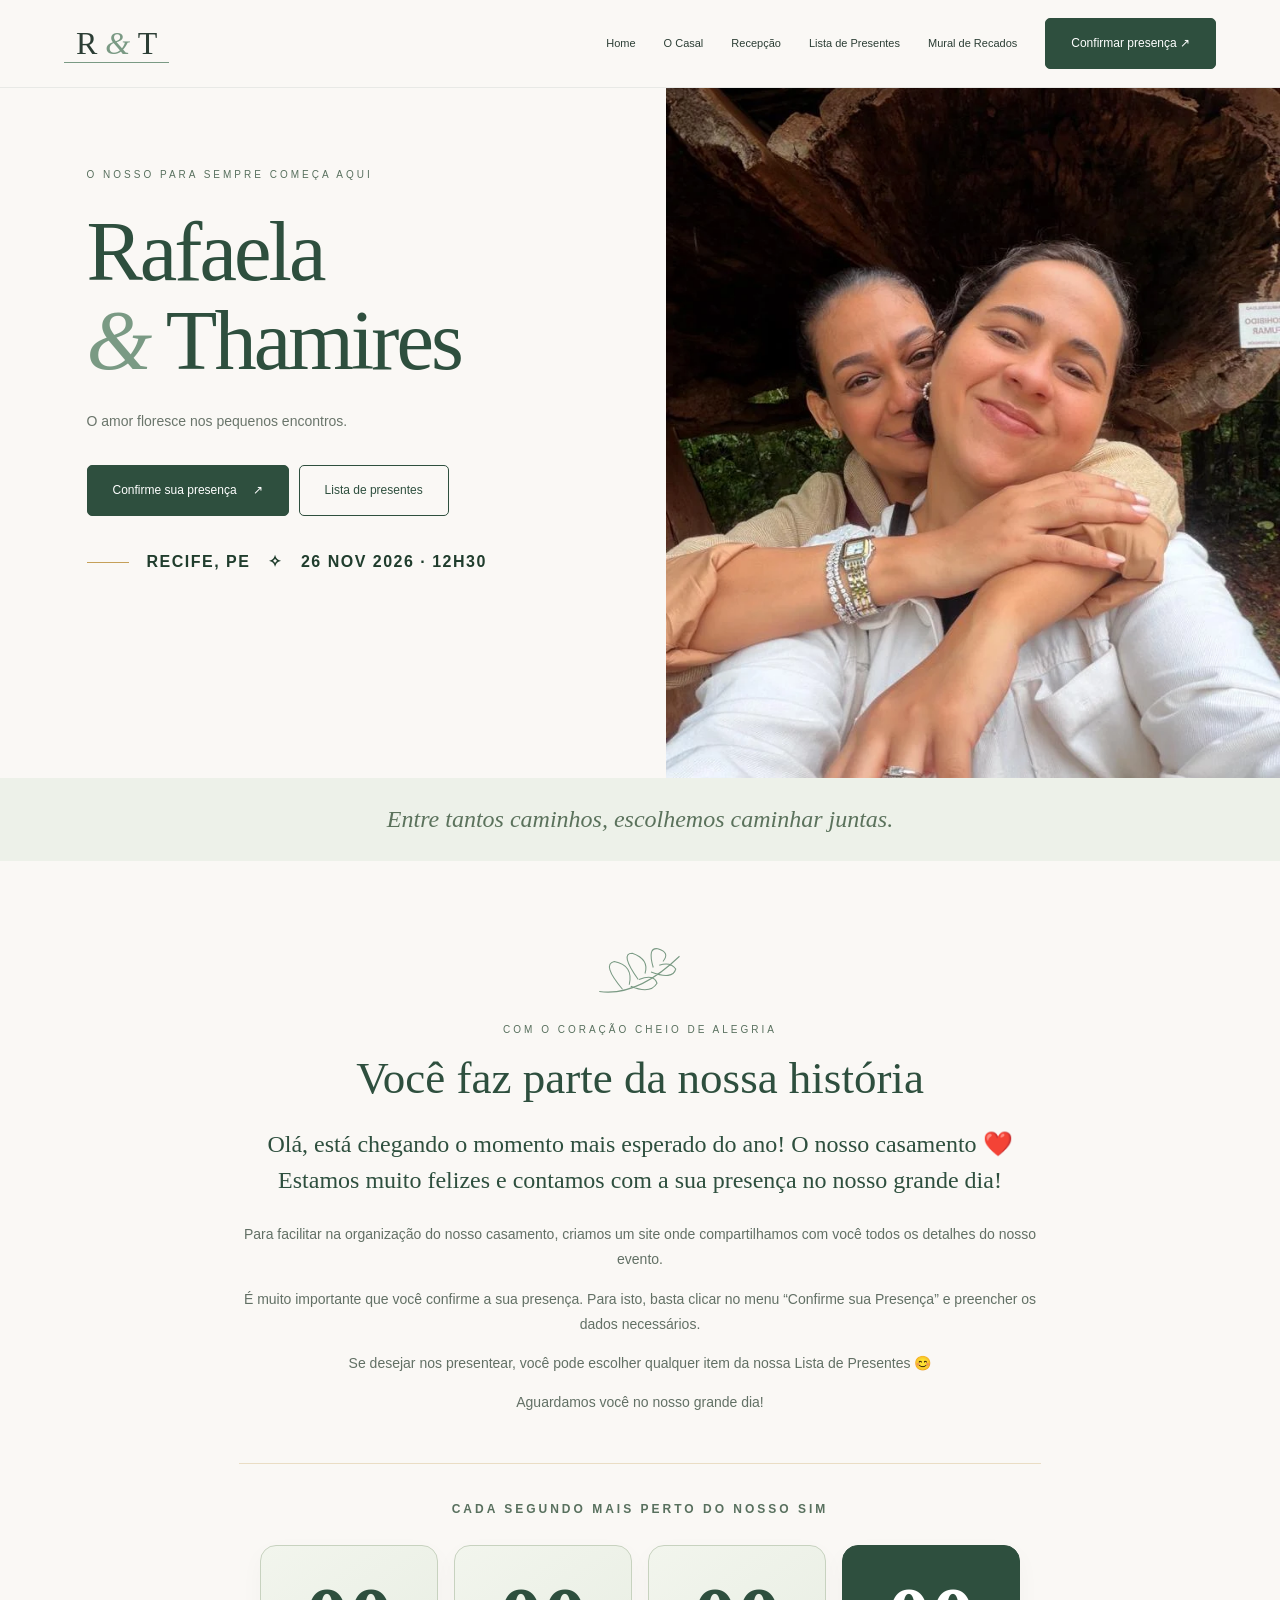
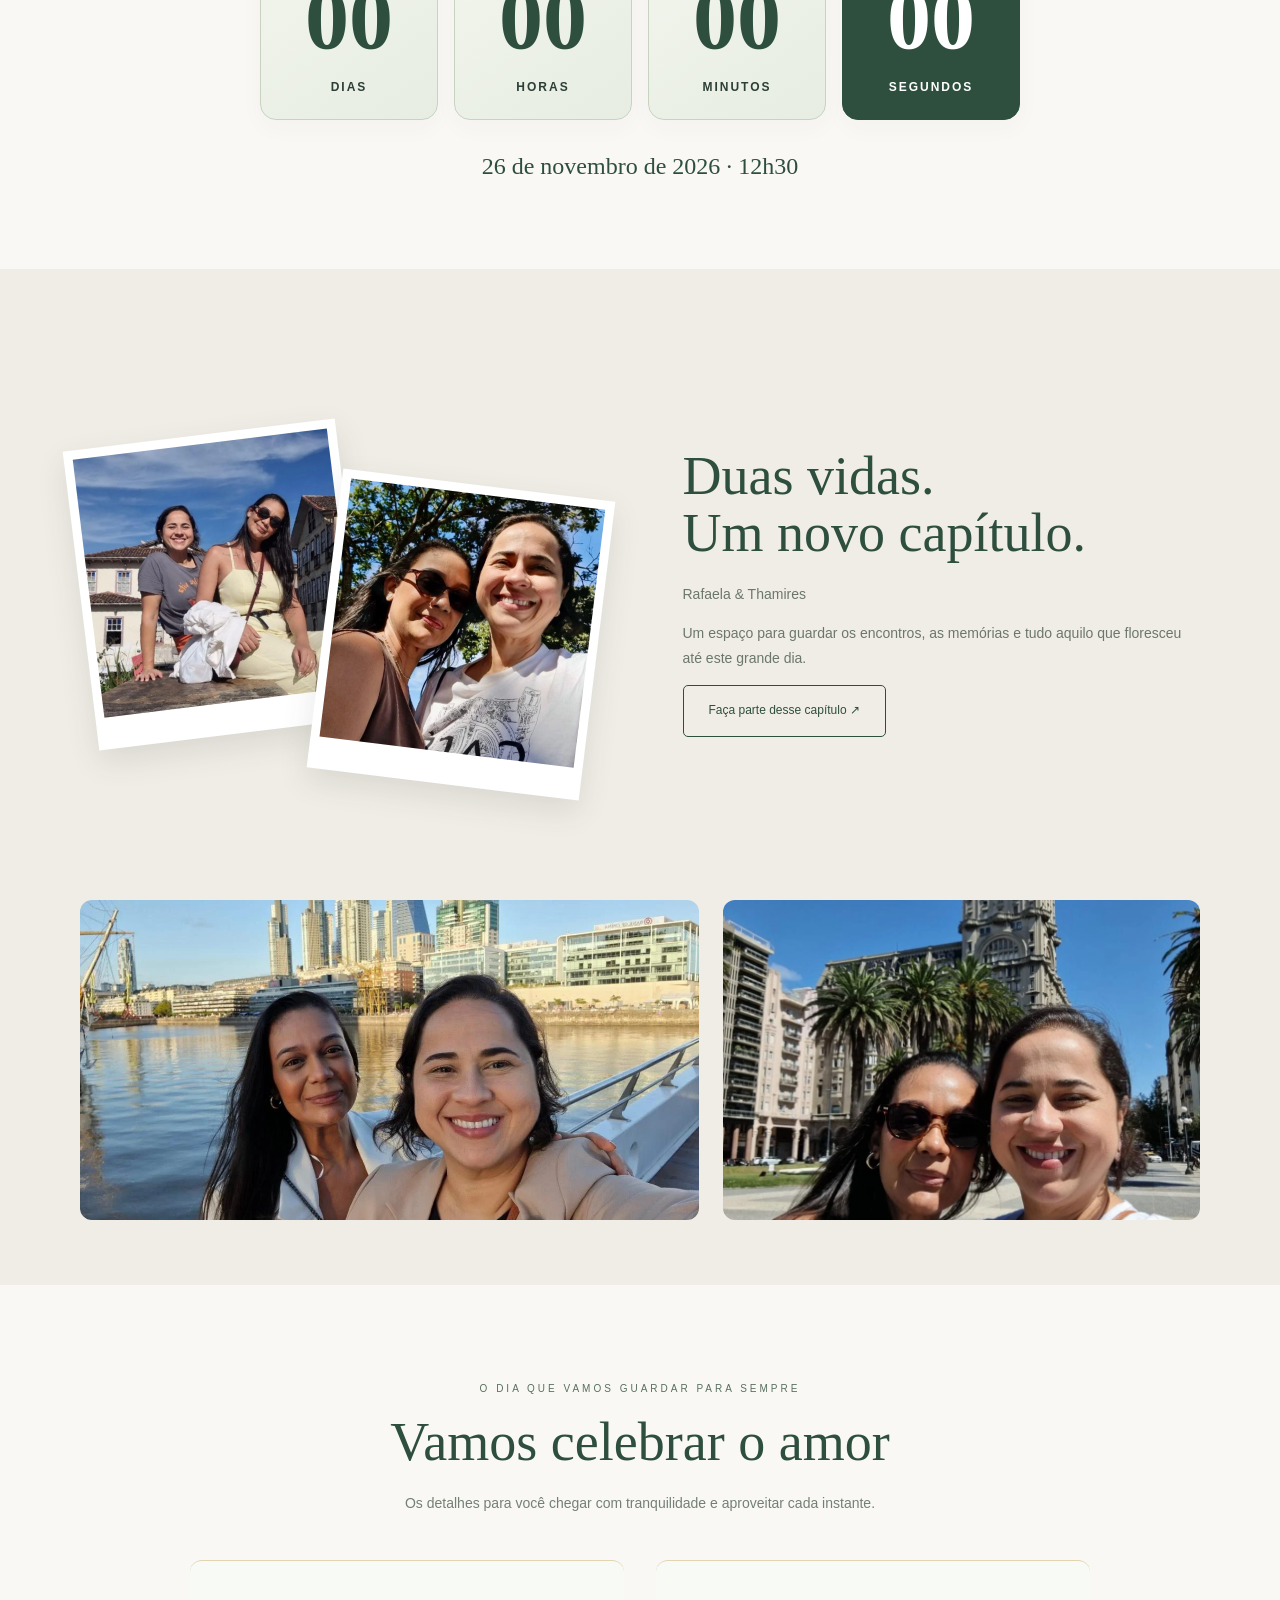
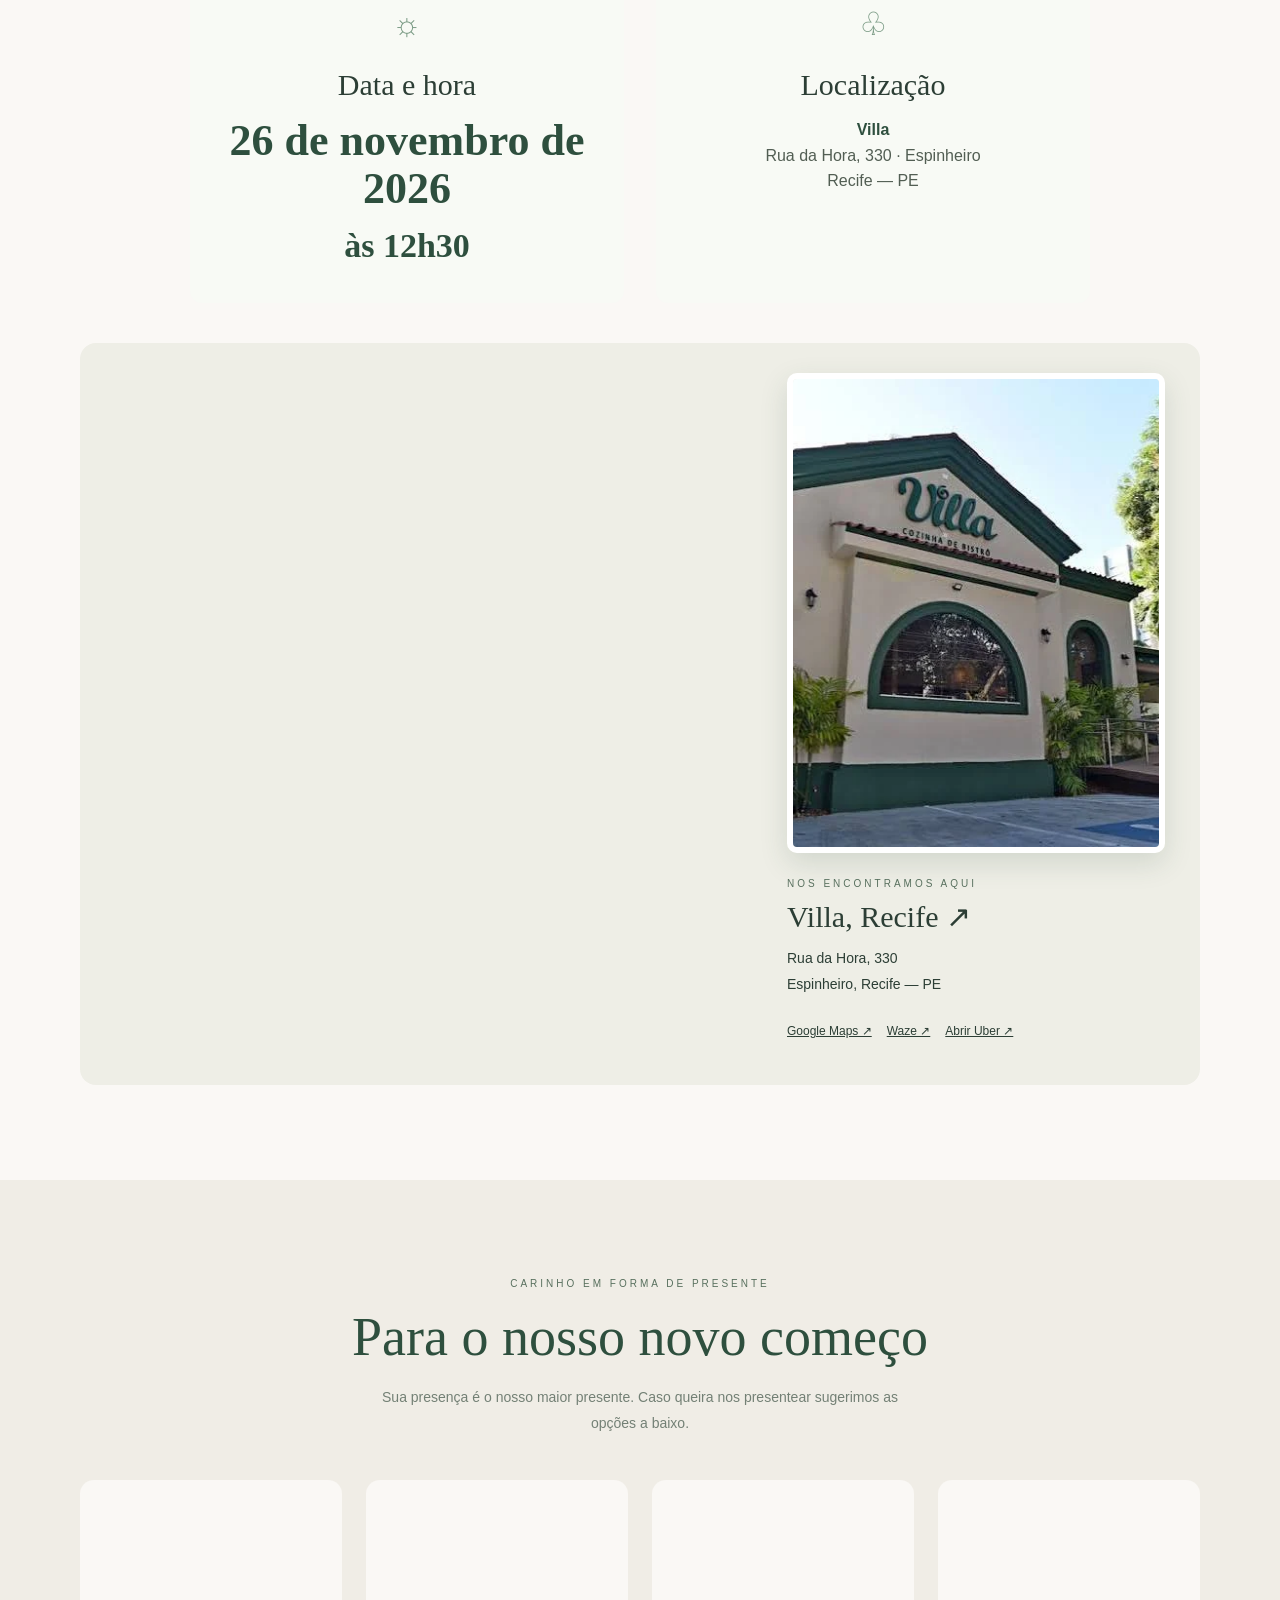
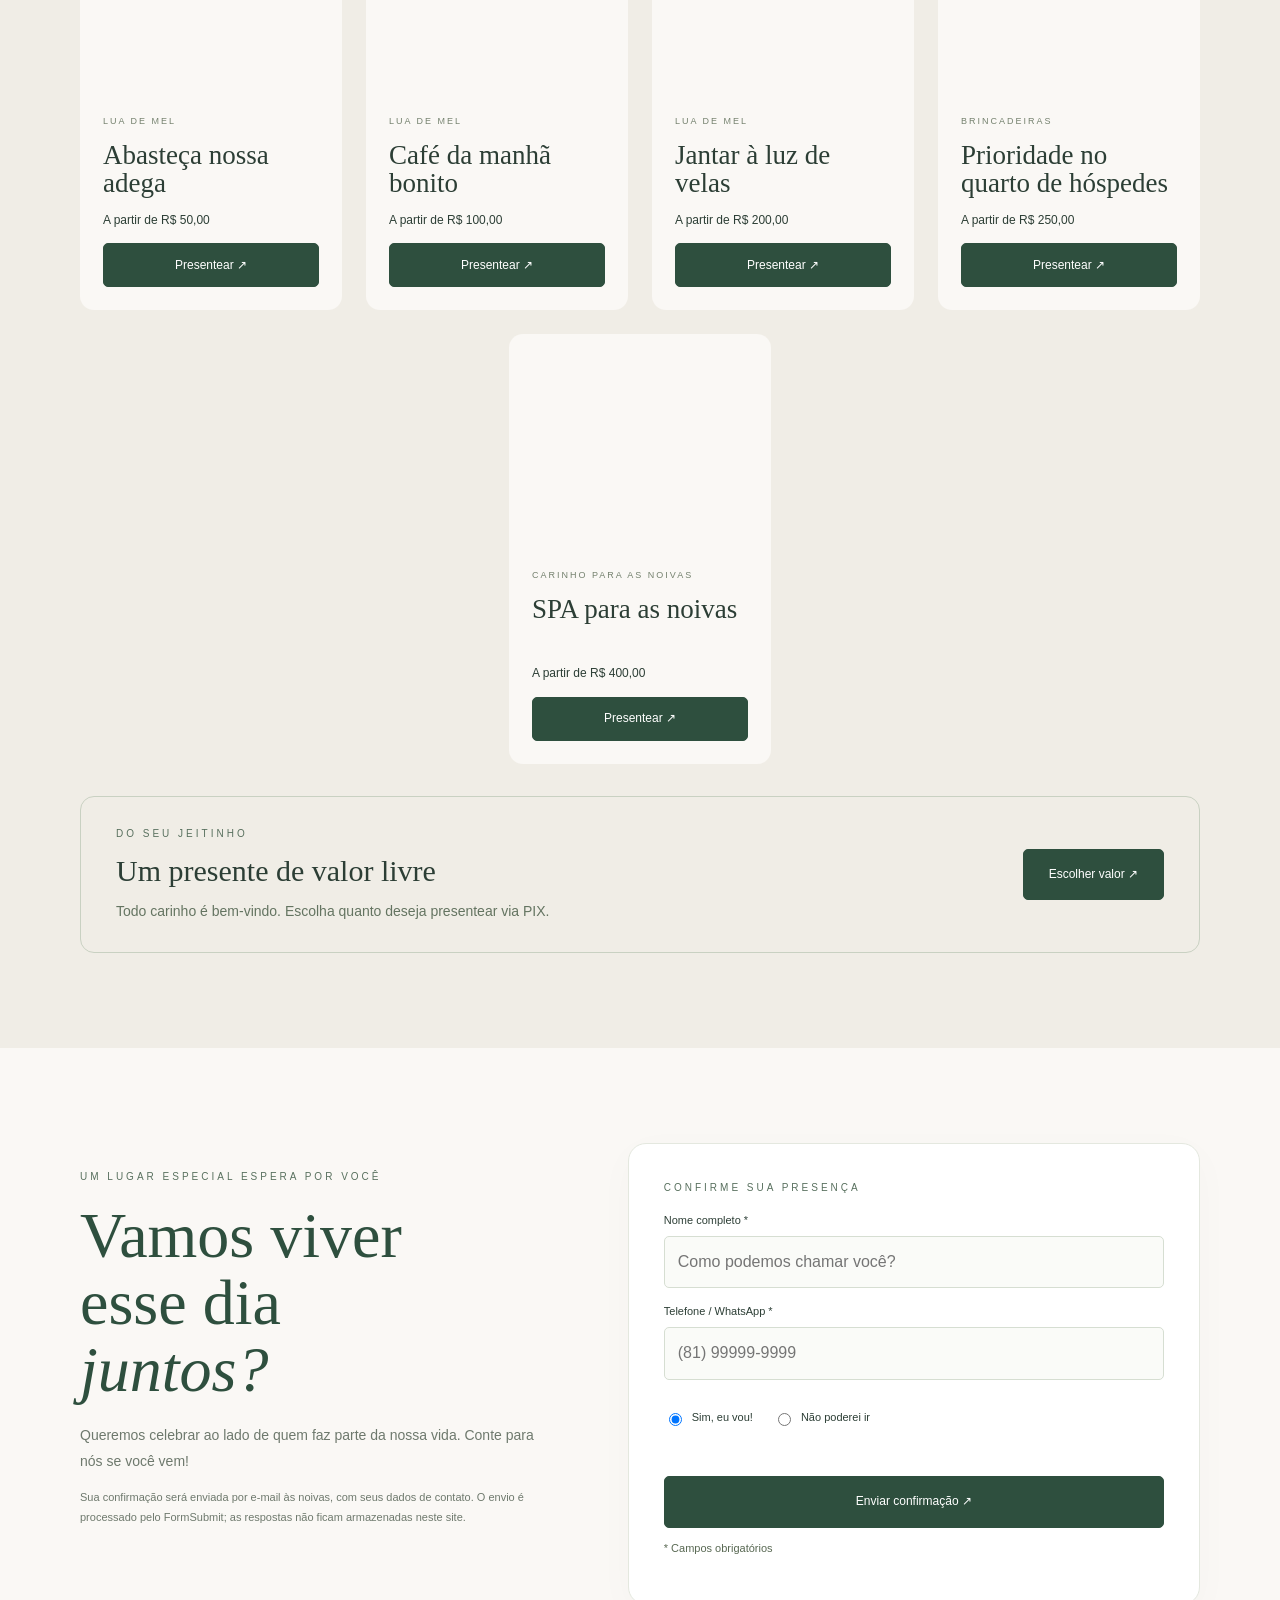
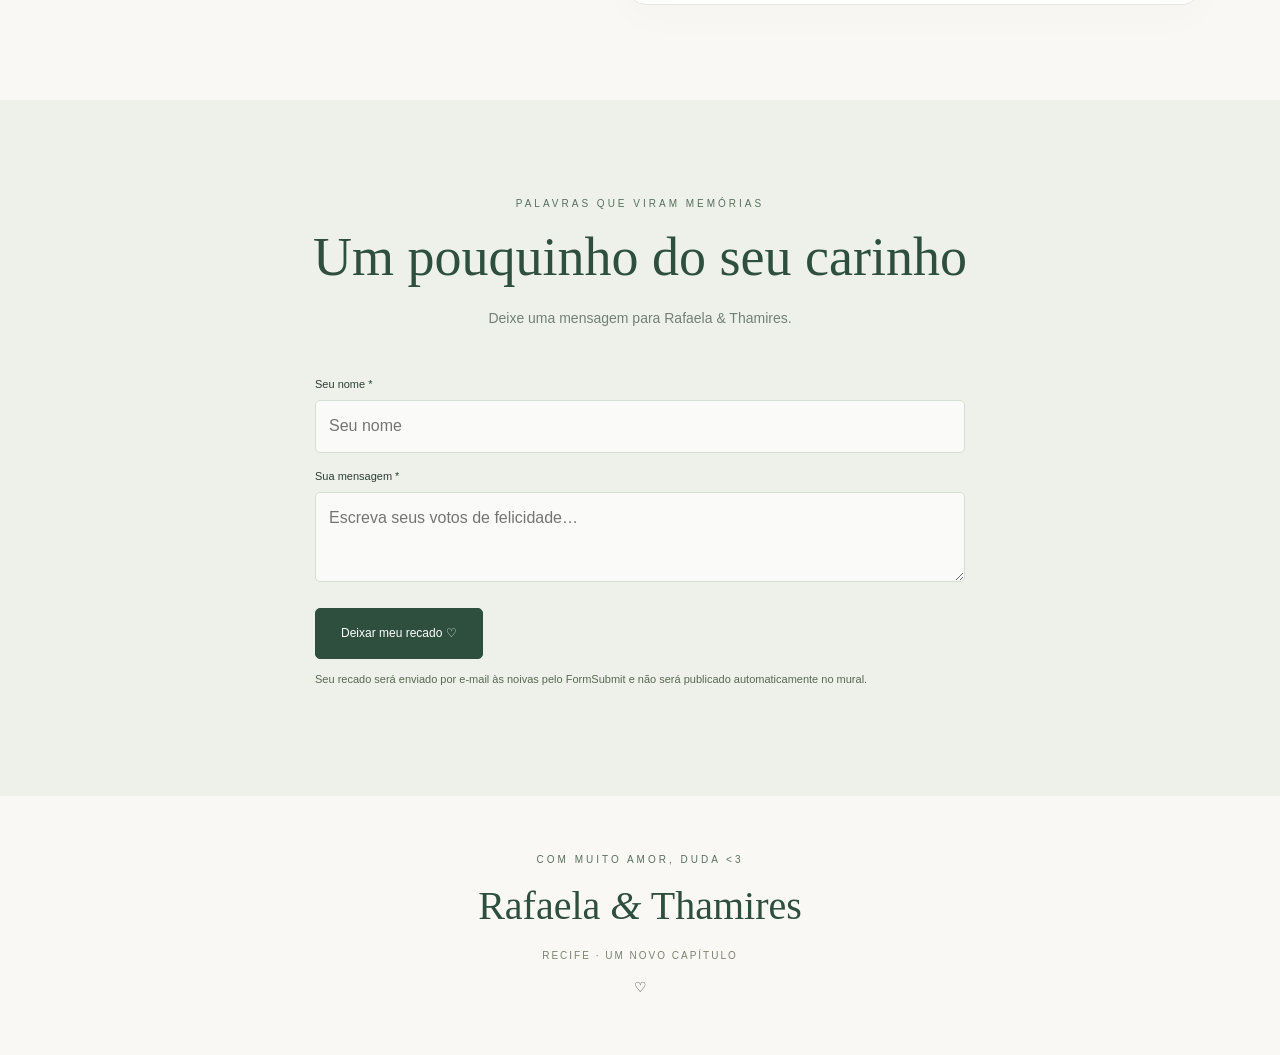
<file: index.html>
<!doctype html>
<html lang="pt-BR">
<head>
<meta charset="utf-8">
<meta name="viewport" content="width=device-width,initial-scale=1">
<meta name="referrer" content="origin-when-cross-origin">
<meta http-equiv="Content-Security-Policy" content="default-src 'self'; script-src 'self'; style-src 'self' https://fonts.googleapis.com; font-src 'self' https://fonts.gstatic.com; img-src 'self'; frame-src https://maps.google.com https://www.google.com; connect-src https://formsubmit.co; object-src 'none'; base-uri 'none'; form-action https://formsubmit.co mailto:; upgrade-insecure-requests">
<meta name="description" content="Celebre o casamento de Rafaela e Thamires. Detalhes, presentes e mensagens de carinho.">
<title>Rafaela &amp; Thamires | Nosso grande dia</title>
<link rel="preconnect" href="https://fonts.googleapis.com">
<link rel="preconnect" href="https://fonts.gstatic.com" crossorigin>
<link href="https://fonts.googleapis.com/css2?family=Cormorant+Garamond:ital,wght@0,400;0,500;0,600;1,400;1,500&family=Inter:wght@400;500;600&display=swap" rel="stylesheet">
<link rel="stylesheet" href="styles.css">
</head>
<body><a href="#main" class="skip">Pular para o conteúdo</a>
<header><a href="#home" class="logo" aria-label="Rafaela e Thamires, início">R <span>&</span> T</a><button class="menu-toggle" aria-label="Abrir menu" aria-expanded="false">☰</button><nav aria-label="Navegação principal"><a href="#home">Home</a><a href="#casal">O Casal</a><a href="#recepcao">Recepção</a><a href="#presentes">Lista de Presentes</a><a href="#mural">Mural de Recados</a><a href="#rsvp" class="btn">Confirmar presença ↗</a></nav></header>
<main id="main"><div class="hero" id="home"><div class="hero-copy"><div class="eyebrow">O NOSSO PARA SEMPRE COMEÇA AQUI</div><h1>Rafaela<br><em>&</em> Thamires</h1><p class="intro">O amor floresce nos pequenos encontros.</p><div class="actions"><a class="btn" href="#rsvp">Confirme sua presença <span>↗</span></a> <a class="btn outline" href="#presentes">Lista de presentes</a></div><div class="date-line">RECIFE, PE <span>✧</span> 26 NOV 2026 · 12H30</div></div><div class="hero-art"><img src="assets/casal-1.webp" alt="Rafaela e Thamires juntas"></div></div><div class="strip">Entre tantos caminhos, escolhemos caminhar juntas.</div>
<section class="welcome"><svg class="botanical" viewBox="0 0 140 70" fill="none" aria-hidden="true"><path d="M15 59Q66 66 122 12M46 56Q18 23 35 19Q61 24 55 50M67 43Q42 8 59 8Q82 16 76 35M87 27Q79 0 93 2Q110 7 100 19M57 52Q83 63 92 48Q88 35 68 43M84 33Q113 44 117 29Q110 19 95 24" stroke="currentColor" stroke-width="1.4"/></svg><div class="eyebrow">COM O CORAÇÃO CHEIO DE ALEGRIA</div><h2>Você faz parte da nossa história</h2><p>Olá, está chegando o momento mais esperado do ano! O nosso casamento ❤️ Estamos muito felizes e contamos com a sua presença no nosso grande dia!</p><p>Para facilitar na organização do nosso casamento, criamos um site onde compartilhamos com você todos os detalhes do nosso evento.</p><p>É muito importante que você confirme a sua presença. Para isto, basta clicar no menu “Confirme sua Presença” e preencher os dados necessários.</p><p>Se desejar nos presentear, você pode escolher qualquer item da nossa Lista de Presentes 😊</p><p>Aguardamos você no nosso grande dia!</p><div class="countdown-wrap"><div class="eyebrow">CADA SEGUNDO MAIS PERTO DO NOSSO SIM</div><div id="countdown" class="countdown" role="timer" aria-label="Tempo restante para o casamento"><div class="time-card"><span class="time-number" aria-hidden="true">00</span><span class="time-label">Dias</span></div><div class="time-card"><span class="time-number" aria-hidden="true">00</span><span class="time-label">Horas</span></div><div class="time-card"><span class="time-number" aria-hidden="true">00</span><span class="time-label">Minutos</span></div><div class="time-card"><span class="time-number" aria-hidden="true">00</span><span class="time-label">Segundos</span></div></div><p class="countdown-date">26 de novembro de 2026 · 12h30</p></div></section>
<section class="story" id="casal"><div class="photo-pair"><button class="photo" aria-label="Ampliar foto de Rafaela e Thamires"><img loading="lazy" src="assets/casal-2.webp" alt="Rafaela e Thamires em uma viagem"></button><button class="photo" aria-label="Ampliar outra foto do casal"><img loading="lazy" src="assets/casal-3.webp" alt="Rafaela e Thamires em um dia de sol"></button></div><div><h2>Duas vidas.<br>Um novo capítulo.</h2><p>Rafaela & Thamires</p><p>Um espaço para guardar os encontros, as memórias e tudo aquilo que floresceu até este grande dia.</p><a href="#mural" class="btn outline">Faça parte desse capítulo ↗</a></div></section><div class="extra-gallery"><button class="photo" aria-label="Ampliar foto do casal à beira da água"><img loading="lazy" src="assets/casal-4.webp" alt="Rafaela e Thamires à beira da água"></button><button class="photo" aria-label="Ampliar foto do casal na cidade"><img loading="lazy" src="assets/casal-5.webp" alt="Rafaela e Thamires passeando pela cidade"></button></div>
<section id="recepcao"><div class="section-head"><div class="eyebrow">O DIA QUE VAMOS GUARDAR PARA SEMPRE</div><h2>Vamos celebrar o amor</h2><p>Os detalhes para você chegar com tranquilidade e aproveitar cada instante.</p></div>
<div class="details">
  <div class="detail"><div class="symbol">☼</div><h3>Data e hora</h3><p><strong class="detail-date">26 de novembro de 2026</strong><strong class="detail-time">às 12h30</strong></p></div>
  <div class="detail"><div class="symbol">♧</div><h3>Localização</h3><p><strong>Villa</strong><br>Rua da Hora, 330 · Espinheiro<br>Recife — PE</p></div>
</div>
<div class="map"><iframe loading="lazy" title="Mapa do endereço da recepção" src="https://maps.google.com/maps?q=Rua%20da%20Hora%20330%20Recife&output=embed"></iframe><div class="map-info">
  <img loading="lazy" src="assets/villa.webp" alt="Fachada do restaurante Villa Cozinha de Bistrô" class="venue-photo photo" width="638" height="480">
  <div class="eyebrow">NOS ENCONTRAMOS AQUI</div><h3><a class="venue-link" href="https://www.instagram.com/villabistro/?hl=en" target="_blank" rel="noopener noreferrer">Villa, Recife ↗</a></h3><p>Rua da Hora, 330<br>Espinheiro, Recife — PE</p><a target="_blank" rel="noopener noreferrer" href="https://www.google.com/maps/search/?api=1&query=Rua+da+Hora+330+Recife">Google Maps ↗</a><a target="_blank" rel="noopener noreferrer" href="https://waze.com/ul?q=Rua%20da%20Hora%20330%20Recife&navigate=yes">Waze ↗</a><a target="_blank" rel="noopener noreferrer" href="https://m.uber.com/looking">Abrir Uber ↗</a></div></div></section>
<section class="gifts" id="presentes"><div class="section-head"><div class="eyebrow">CARINHO EM FORMA DE PRESENTE</div><h2>Para o nosso novo começo</h2><p>Sua presença é o nosso maior presente. Caso queira nos presentear sugerimos as opções a baixo.</p></div><div class="gift-grid" id="gift-grid"></div><div class="free-gift"><div><div class="eyebrow">DO SEU JEITINHO</div><h3>Um presente de valor livre</h3><p>Todo carinho é bem-vindo. Escolha quanto deseja presentear via PIX.</p></div><button class="btn" id="free-gift">Escolher valor ↗</button></div></section>
<section class="rsvp" id="rsvp"><div class="rsvp-copy"><div class="eyebrow">UM LUGAR ESPECIAL ESPERA POR VOCÊ</div><h2>Vamos viver<br>esse dia<br><i>juntos?</i></h2><p>Queremos celebrar ao lado de quem faz parte da nossa vida. Conte para nós se você vem!</p><p class="notice">Sua confirmação será enviada por e-mail às noivas, com seus dados de contato. O envio é processado pelo FormSubmit; as respostas não ficam armazenadas neste site.</p></div><form class="form-card" id="rsvp-form" autocomplete="off" action="https://formsubmit.co/rafaetham@gmail.com" method="POST"><input type="hidden" name="_subject" value="Confirmação de presença — Rafaela & Thamires"><input type="hidden" name="_template" value="table"><input type="hidden" name="_url" value="https://rafaela-e-thamires.vercel.app/"><input type="hidden" name="_next" value="https://rafaela-e-thamires.vercel.app/obrigada.html"><input type="text" name="_honey" class="honeypot" tabindex="-1" autocomplete="off" aria-hidden="true"><div class="eyebrow">CONFIRME SUA PRESENÇA</div><label for="fullname">Nome completo *</label><input id="fullname" name="name" required minlength="3" maxlength="100" autocomplete="name" placeholder="Como podemos chamar você?"><label for="phone">Telefone / WhatsApp *</label><input id="phone" name="phone" type="tel" required pattern="[+() 0-9-]{10,20}" autocomplete="tel" placeholder="(81) 99999-9999"><div class="radio"><label><input type="radio" name="attend" value="sim" checked> Sim, eu vou!</label><label><input type="radio" name="attend" value="nao"> Não poderei ir</label></div><button class="btn" type="submit">Enviar confirmação ↗</button><p class="notice">* Campos obrigatórios</p></form></section>
<section class="guestbook" id="mural"><div class="section-head"><div class="eyebrow">PALAVRAS QUE VIRAM MEMÓRIAS</div><h2>Um pouquinho do seu carinho</h2><p>Deixe uma mensagem para Rafaela & Thamires.</p></div><form class="guest-form" id="guest-form" action="https://formsubmit.co/rafaetham@gmail.com" method="POST"><input type="hidden" name="_subject" value="Recado para Rafaela & Thamires"><input type="hidden" name="_template" value="table"><input type="hidden" name="_url" value="https://rafaela-e-thamires.vercel.app/"><input type="hidden" name="_next" value="https://rafaela-e-thamires.vercel.app/obrigada.html"><input type="text" name="_honey" class="honeypot" tabindex="-1" autocomplete="off" aria-hidden="true"><label for="guest-name">Seu nome *</label><input id="guest-name" name="Nome" required maxlength="70" placeholder="Seu nome"><label for="guest-message">Sua mensagem *</label><textarea id="guest-message" name="Mensagem" required maxlength="1000" placeholder="Escreva seus votos de felicidade…"></textarea><button class="btn">Deixar meu recado ♡</button><p class="notice">Seu recado será enviado por e-mail às noivas pelo FormSubmit e não será publicado automaticamente no mural.</p></form></section></main><footer><div class="eyebrow">com muito amor, duda &lt;3</div><h2>Rafaela <i>&</i> Thamires</h2><p>RECIFE · UM NOVO CAPÍTULO</p><span style="color:var(--sage)">♡</span></footer>
<dialog id="checkout" aria-labelledby="gift-title"><button class="close" aria-label="Fechar">×</button><div class="eyebrow">UM GESTO DE CARINHO</div><h3 id="gift-title"></h3><p id="gift-price"></p><form id="gift-form"><label for="gift-amount">Quanto você quer presentear? (R$) *</label><input id="gift-amount" type="number" min="50" step="0.01" required inputmode="decimal"><div class="amount-options" role="group" aria-label="Valores sugeridos"><button type="button" data-amount="50">R$ 50</button><button type="button" data-amount="100">R$ 100</button><button type="button" data-amount="150">R$ 150</button><button type="button" data-amount="250">R$ 250</button></div><div class="card-panel"><strong>Cartão de crédito ou débito</strong><p class="notice">Escolha um dos valores disponíveis. O pagamento é concluído no checkout do PagBank, conforme as opções oferecidas por ele.</p><div class="card-links"><a class="btn outline" href="https://pag.ae/82hdM58jp" target="_blank" rel="noopener noreferrer">R$ 50 ↗</a><a class="btn outline" href="https://pag.ae/82hdWCx7J" target="_blank" rel="noopener noreferrer">R$ 100 ↗</a><a class="btn outline" href="https://pag.ae/82he6LjQp" target="_blank" rel="noopener noreferrer">R$ 200 ↗</a></div><p class="notice">Infelizmente, não conseguimos links de cartão para os outros valores. Para eles, você pode presentear via PIX.</p></div><div class="pix-panel"><strong>Presente via PIX</strong><p class="notice">Um gesto de carinho do seu jeito. Você pode aumentar o valor como desejar.</p><img class="pix-image" src="assets/pix-rafaela.jpeg" alt="QR Code PIX de Rafaela Cruz Souza Leão, Banco Inter, para pagamento com valor livre"><p class="notice"><strong>Rafaela Cruz Souza Leão</strong><br>Banco Inter<br>Chave PIX (telefone): (81) 99768-6460</p><button type="button" class="btn" id="copy-pix">Copiar chave PIX</button><a class="pix-download" href="assets/pix-rafaela.jpeg" download="pix-rafaela.jpeg">Baixar QR Code</a><p class="notice" id="pix-instruction">No aplicativo do banco, escaneie ou importe o QR Code e informe o valor que deseja presentear. Confira o nome da destinatária antes de concluir. O site não confirma o pagamento automaticamente.</p></div></form></dialog><dialog id="lightbox" aria-label="Foto ampliada"><button class="close" aria-label="Fechar imagem">×</button><img alt="Imagem ampliada"></dialog><div class="toast" hidden role="status"></div>

<script src="assets/app.js" defer></script>
</body>
</html>
</file>
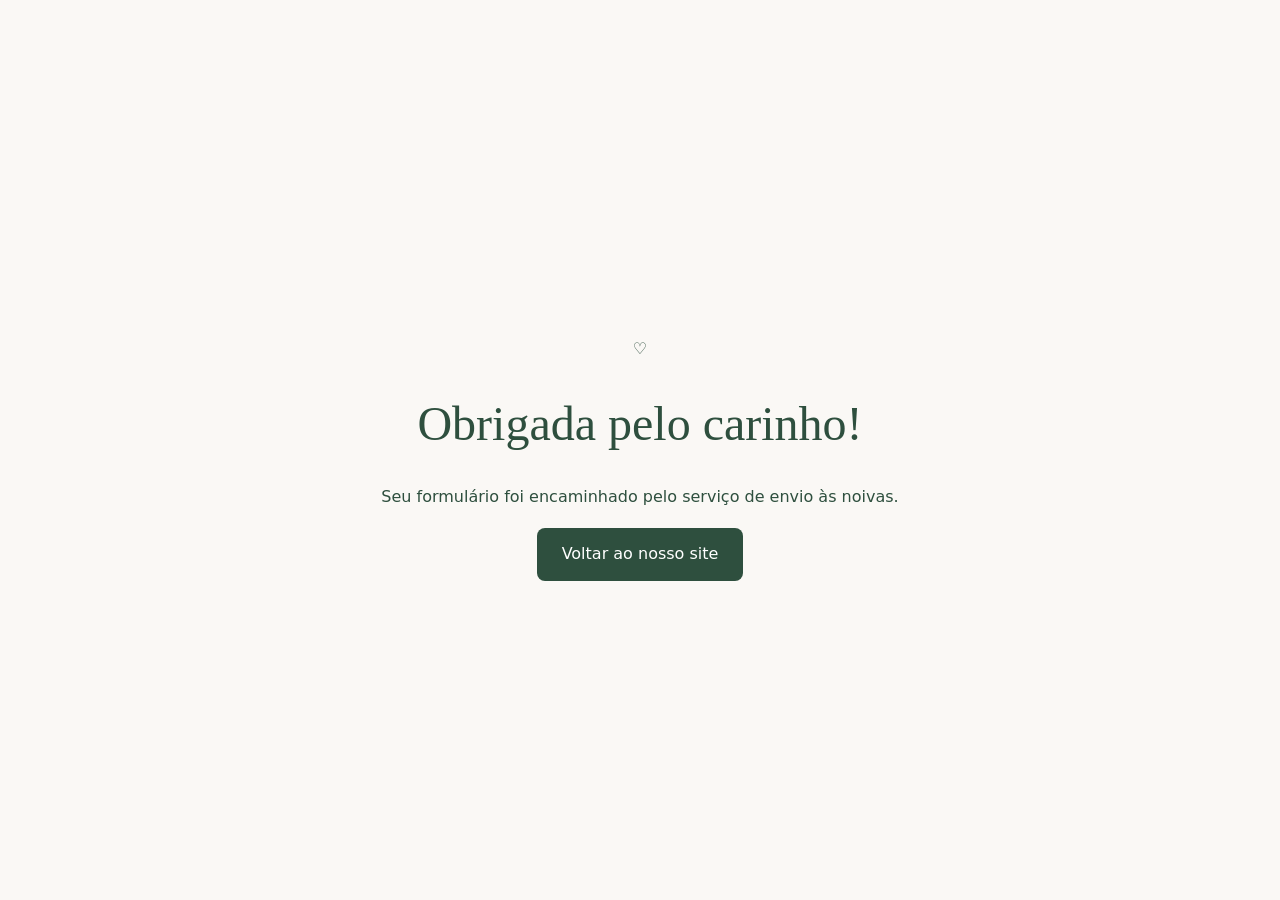
<file: obrigada.html>
<!doctype html><html lang="pt-BR"><meta charset="utf-8"><meta name="viewport" content="width=device-width,initial-scale=1"><title>Obrigada pelo carinho | Rafaela & Thamires</title><style>body{margin:0;background:#faf8f5;color:#2e4f3e;font:16px/1.8 system-ui;display:grid;place-items:center;min-height:100dvh}main{max-width:600px;text-align:center;padding:35px}h1{font:48px Georgia}a{display:inline-block;background:#2e4f3e;color:white;padding:12px 25px;border-radius:8px;text-decoration:none}</style><main><p>♡</p><h1>Obrigada pelo carinho!</h1><p>Seu formulário foi encaminhado pelo serviço de envio às noivas.</p><a href="/">Voltar ao nosso site</a></main></html>
</file>
<file: styles.css>
/* ========== Base ========== */
:root{--paper:#faf8f5;--sand:#f0ede6;--mist:#edf1e9;--green:#2e4f3e;--sage:#7a9a84;--gold:#c5a059;--ink:#2c3e35;--muted:#627065;--maxw:1120px;--gutter:max(6%,calc((100% - var(--maxw))/2));--serif:'Cormorant Garamond',Georgia,serif}
*{box-sizing:border-box}
html{scroll-behavior:smooth;scroll-padding-top:90px}
body{margin:0;background:var(--paper);color:var(--ink);font:14px/1.8 Inter,sans-serif}
h1,h2,h3,.serif{font-family:var(--serif);font-weight:400;line-height:1.05}
h2{font-size:54px;margin:16px 0 20px;color:var(--green)}
h3{font-size:30px;margin:16px 0}
a{color:inherit;text-decoration:none}
img{max-width:100%}
button,input,textarea,select{font:inherit}
button,a,input,textarea,select{outline-offset:5px}
button{cursor:pointer}
button:focus-visible,a:focus-visible{outline:2px solid var(--green)}
section{padding:95px var(--gutter)}
.section-head{text-align:center;margin-bottom:44px}
.section-head p{color:#738075;max-width:520px;margin:auto}
.eyebrow{text-transform:uppercase;letter-spacing:3px;font-size:10px;font-weight:500;color:#58705e}
.honeypot{display:none!important}
.skip{position:fixed;left:12px;top:-90px;background:#fff;padding:12px;z-index:100}
.skip:focus{top:10px}

/* ========== Buttons ========== */
.btn{display:inline-flex;justify-content:center;align-items:center;gap:16px;min-height:44px;padding:14px 25px;background:var(--green);color:#fff;border:1px solid var(--green);border-radius:5px;font-size:12px;transition:.3s}
.btn:hover{background:#446650;transform:translateY(-2px)}
.outline{background:transparent;color:var(--green)}
.outline:hover{color:#fff}

/* ========== Header / nav ========== */
header{height:88px;display:flex;align-items:center;justify-content:space-between;padding:0 5%;background:#faf8f5f5;position:sticky;top:0;z-index:10;border-bottom:1px solid #2e4f3e15}
.logo{font:32px var(--serif);border-bottom:1px solid var(--sage);padding:0 12px}
.logo span{font-style:italic;color:var(--sage)}
nav{display:flex;gap:28px;align-items:center;font-size:11px}
nav a:hover{color:var(--sage)}
nav a.btn:hover{color:#fff}
.menu-toggle{display:none;min-width:48px;min-height:44px;border:0;background:none;font-size:24px;color:var(--green)}

/* ========== Hero ========== */
.hero{min-height:690px;display:grid;grid-template-columns:52% 48%}
.hero-copy{padding:78px 9% 65px 13%}
.hero h1{font-size:clamp(65px,6.6vw,104px);margin:24px 0;color:var(--green);letter-spacing:-3px}
.hero h1 em{color:var(--sage)}
.hero .intro{max-width:360px;color:#6a756b;margin:24px 0 30px}
.hero .actions{display:flex;flex-wrap:wrap;gap:10px}
.hero-art{position:relative;min-height:600px;background:#dfe4d9;overflow:hidden}
.hero-art img{position:absolute;inset:0;width:100%;height:100%;object-fit:cover;object-position:center 42%}
.date-line{margin-top:32px;display:flex;flex-wrap:wrap;gap:18px;align-items:center;font-size:16px;font-weight:600;letter-spacing:1.5px;color:#203d2d}
.date-line:before{content:'';width:42px;height:1px;background:var(--gold)}
.strip{text-align:center;background:var(--mist);padding:28px;font:italic 24px var(--serif);color:#5b725c}

/* ========== Welcome + countdown ========== */
.welcome{max-width:850px;margin:auto;padding:85px 24px;text-align:center}
.welcome h2{font-size:45px}
.welcome p{color:var(--muted)}
.welcome p:first-of-type{font:24px/1.5 var(--serif);color:var(--green)}
.botanical{display:block;width:105px;height:55px;margin:0 auto 20px;color:var(--sage)}
.countdown-wrap{margin:48px auto 0;padding-top:35px;border-top:1px solid #c5a05950}
.countdown-wrap>.eyebrow{margin-bottom:24px;font-size:12px;font-weight:600}
.countdown{display:grid;grid-template-columns:repeat(4,minmax(0,1fr));gap:16px;max-width:760px;margin:0 auto}
.time-card{padding:27px 10px 20px;background:linear-gradient(145deg,#f2f5ed,#e7ede2);border:1px solid #c7d2bf;border-radius:16px;box-shadow:0 8px 24px #2e4f3e08}
.time-card:last-child{background:var(--green);border-color:var(--green);color:#fff}
.time-number{display:block;font:600 clamp(48px,7vw,88px)/1.05 var(--serif);font-variant-numeric:tabular-nums;color:var(--green)}
.time-card:last-child .time-number{color:#fff}
.time-label{display:block;margin-top:12px;font-size:12px;font-weight:600;letter-spacing:2px;text-transform:uppercase}
.time-card.changed .time-number{animation:count-in .45s cubic-bezier(.2,.7,.3,1)}
.countdown-date{margin:28px 0 0!important;font:600 clamp(26px,3.6vw,38px)/1.2 var(--serif);color:var(--green)!important}
@keyframes count-in{from{transform:translateY(12px);opacity:.25}to{transform:none;opacity:1}}

/* ========== Story + photos ========== */
.story{display:grid;grid-template-columns:1fr 1fr;gap:85px;align-items:center;background:var(--sand)}
.story p{color:#6c776b}
.photo-pair{display:flex;align-items:center;padding:20px 0}
.photo-pair button{width:57%;padding:9px 9px 32px;border:0;background:#fff;box-shadow:0 12px 30px #344b3420;transform:rotate(-7deg)}
.photo-pair button+button{margin-left:-30px;margin-top:100px;transform:rotate(7deg)}
.photo-pair img{display:block;width:100%;height:260px;object-fit:cover}
.extra-gallery{display:grid;grid-template-columns:1.3fr 1fr;gap:24px;padding:0 var(--gutter) 65px;background:var(--sand)}
.extra-gallery button{padding:0;border:0;border-radius:12px;background:none;overflow:hidden}
.extra-gallery img{display:block;width:100%;height:320px;object-fit:cover}

/* ========== Reception ========== */
.details{display:grid;grid-template-columns:repeat(2,1fr);gap:32px;max-width:900px;margin:0 auto 40px}
.detail{padding:35px 20px;text-align:center;background:#f8faf5;border-top:1px solid #c5a05970;border-radius:12px}
.symbol{font-size:32px;color:var(--sage)}
.detail p{margin:0;font-size:16px;line-height:1.6;color:#525e53}
.detail strong{color:var(--green)}
.detail-date{display:block;font:600 clamp(32px,4vw,44px)/1.1 var(--serif);color:var(--green)}
.detail .detail-time{display:block;margin-top:10px;font:600 clamp(26px,3vw,34px)/1.3 var(--serif);color:var(--green)}
.map{display:grid;grid-template-columns:1.5fr 1fr;background:#eeeee6;border-radius:16px;overflow:hidden}
.map iframe{display:block;width:100%;height:100%;min-height:420px;border:0;filter:saturate(.45)}
.map-info{padding:30px 35px}
.venue-photo{display:block;width:100%;aspect-ratio:4/3;object-fit:cover;object-position:center 40%;margin-bottom:22px;border:6px solid #fff;border-radius:10px;box-shadow:0 10px 28px #2e4f3e26;cursor:zoom-in}
.map-info h3{margin:8px 0 12px}
.map-info a:not(.venue-link){display:inline-block;min-height:44px;padding:10px 0;margin-right:15px;font-size:12px;text-decoration:underline}

/* ========== Gifts ========== */
.gifts{background:var(--sand)}
.gift-grid{display:flex;flex-wrap:wrap;justify-content:center;gap:24px;max-width:var(--maxw);margin:0 auto}
.gift{flex:1 1 240px;max-width:262px;display:flex;flex-direction:column;background:var(--paper);border-radius:14px;overflow:hidden}
.gift img{width:100%;height:210px;object-fit:cover;filter:saturate(.65)}
.gift-body{display:flex;flex-direction:column;flex-grow:1;padding:23px}
.gift small{font-size:9px;letter-spacing:2px;text-transform:uppercase;color:#74816e}
.gift h3{font-size:27px;margin:12px 0;min-height:56px}
.gift-bottom{display:flex;flex-direction:column;gap:12px;margin-top:auto;font-size:12px}
.gift-bottom .btn{width:100%;padding:8px 17px}
.empty{width:100%;text-align:center;color:#657462}
.free-gift{display:flex;align-items:center;justify-content:space-between;gap:30px;max-width:var(--maxw);margin:32px auto 0;padding:28px 35px;border:1px solid #c9d1c2;border-radius:14px}
.free-gift h3{margin:12px 0}
.free-gift p{margin:0;color:#647461}

/* ========== RSVP + forms ========== */
.rsvp{display:grid;grid-template-columns:.8fr 1fr;gap:90px}
.rsvp-copy{padding-top:25px}
.rsvp-copy h2{font-size:64px}
.rsvp-copy p{color:#6e796d}
.form-card{padding:35px;background:#fff;border:1px solid #e4e8df;border-radius:18px;box-shadow:0 10px 40px #2e4f3e06}
.form-card .btn{width:100%;margin-top:20px}
label{display:block;font-size:11px;margin:14px 0 5px}
input,select,textarea{width:100%;padding:11px 13px;border:1px solid #d6ded2;border-radius:5px;background:#fafbf8;color:var(--ink);font-size:16px}
textarea{resize:vertical;min-height:90px}
.radio{display:flex;flex-wrap:wrap;gap:20px;margin:16px 0}
.radio label{display:flex;gap:7px;align-items:center;min-height:44px;margin:0}
.radio input{width:auto}
.notice{font-size:11px;color:#586852}
.guestbook{background:var(--mist)}
.guest-form{max-width:650px;margin:auto}
.guest-form .btn{margin-top:18px}

/* ========== Footer ========== */
footer{text-align:center;padding:55px 20px}
footer h2{font-size:40px}
footer p{font-size:10px;letter-spacing:2px;color:#788370}

/* ========== Dialogs ========== */
dialog{position:relative;width:90%;max-width:490px;max-height:90dvh;padding:35px;overflow:auto;overscroll-behavior:contain;border:0;border-radius:18px;background:var(--paper);color:var(--ink)}
dialog::backdrop{background:#132c22aa;backdrop-filter:blur(5px)}
.close{position:absolute;right:15px;top:12px;min-width:44px;min-height:44px;border:0;background:none;font-size:25px;color:var(--green)}
#lightbox{max-width:900px;padding:12px;background:#fff}
#lightbox img{width:100%;max-height:75vh;object-fit:contain}
.amount-options{display:flex;flex-wrap:wrap;gap:8px;margin:13px 0}
.amount-options button{padding:6px 13px;border:1px solid #bdcbb8;border-radius:20px;background:var(--mist);color:var(--green);font-size:11px}
.card-panel{margin-top:25px;padding:20px;border:1px solid #bdcbb8;border-radius:10px}
.card-links{display:flex;flex-wrap:wrap;gap:8px}
.card-links .btn{flex:1;padding:10px 12px;white-space:nowrap}
.pix-panel{margin-top:25px;padding:20px;background:var(--mist);border-radius:10px}
.pix-panel .btn{width:100%}
.pix-image{display:block;width:100%;max-width:300px;height:auto;margin:20px auto;border-radius:8px}
.pix-download{display:block;min-height:44px;padding:9px 0;margin:14px 0;font-size:12px;text-decoration:underline}
.toast{position:fixed;bottom:max(20px,env(safe-area-inset-bottom));left:50%;transform:translateX(-50%);z-index:99;width:max-content;max-width:90%;padding:15px 28px;background:var(--green);color:#fff;border-radius:8px;box-shadow:0 5px 30px #0002;text-align:center}
.toast[hidden]{display:none}

/* ========== Responsive ========== */
@media(max-width:1000px){
  header{padding:0 4%}nav{gap:15px}nav a{font-size:10px}
  .hero-copy{padding-left:10%}.hero h1{font-size:78px}
  .story,.rsvp{gap:40px}
}
@media(max-width:760px){
  html{scroll-padding-top:82px}
  header{height:72px}
  .menu-toggle{display:block}
  nav{display:none;position:absolute;top:72px;left:0;right:0;max-height:calc(100dvh - 72px);overflow:auto;flex-direction:column;padding:24px;background:var(--paper)}
  nav.open{display:flex}nav a{font-size:13px}
  .hero{grid-template-columns:1fr}
  .hero-copy{padding:50px 7% 45px}
  .hero h1{font-size:clamp(52px,14vw,76px);letter-spacing:-2px}
  .hero .intro{max-width:90%}
  .hero .actions .btn{flex:1 1 150px;padding:12px 16px}
  .hero-art{order:2;min-height:430px}
  .date-line{gap:10px;font-size:14px;letter-spacing:1px}
  .date-line:before{width:24px}
  .strip{font-size:21px;padding:24px}
  section{padding:65px 7%}
  h2,.welcome h2{font-size:40px}
  .story,.rsvp{grid-template-columns:1fr;gap:30px}
  .story .photo-pair{order:2}
  .photo-pair button{flex-shrink:0;width:52%}
  .photo-pair button+button{margin-left:-15px}
  .photo-pair img{height:200px}
  .extra-gallery{padding:0 7% 45px;gap:12px}.extra-gallery img{height:220px}
  .details,.map{grid-template-columns:1fr}
  .details{gap:20px}
  .map iframe{min-height:260px;height:260px}
  .gift-grid{gap:16px}
  .gift{flex-basis:220px}
  .gift img{height:150px}
  .gift-body{padding:15px}
  .free-gift{flex-direction:column;align-items:flex-start;padding:25px}
  .rsvp-copy h2{font-size:50px}
  .form-card{padding:22px 18px}
}
@media(max-width:480px){
  .gift{flex-basis:100%;max-width:100%}
  .gift img{height:220px}
  .gift h3{min-height:0}
  .extra-gallery{grid-template-columns:1fr}
  .countdown{gap:8px}
  .time-card{padding:20px 4px 16px;border-radius:11px}
  .time-label{font-size:10px;letter-spacing:.8px}
  .countdown-wrap>.eyebrow{font-size:10px;letter-spacing:1.5px}
  dialog{width:calc(100% - 24px);padding:28px 20px}
  .eyebrow{letter-spacing:2px}
}
@media(prefers-reduced-motion:reduce){html{scroll-behavior:auto}*{transition:none!important;animation:none!important}}
</file>
